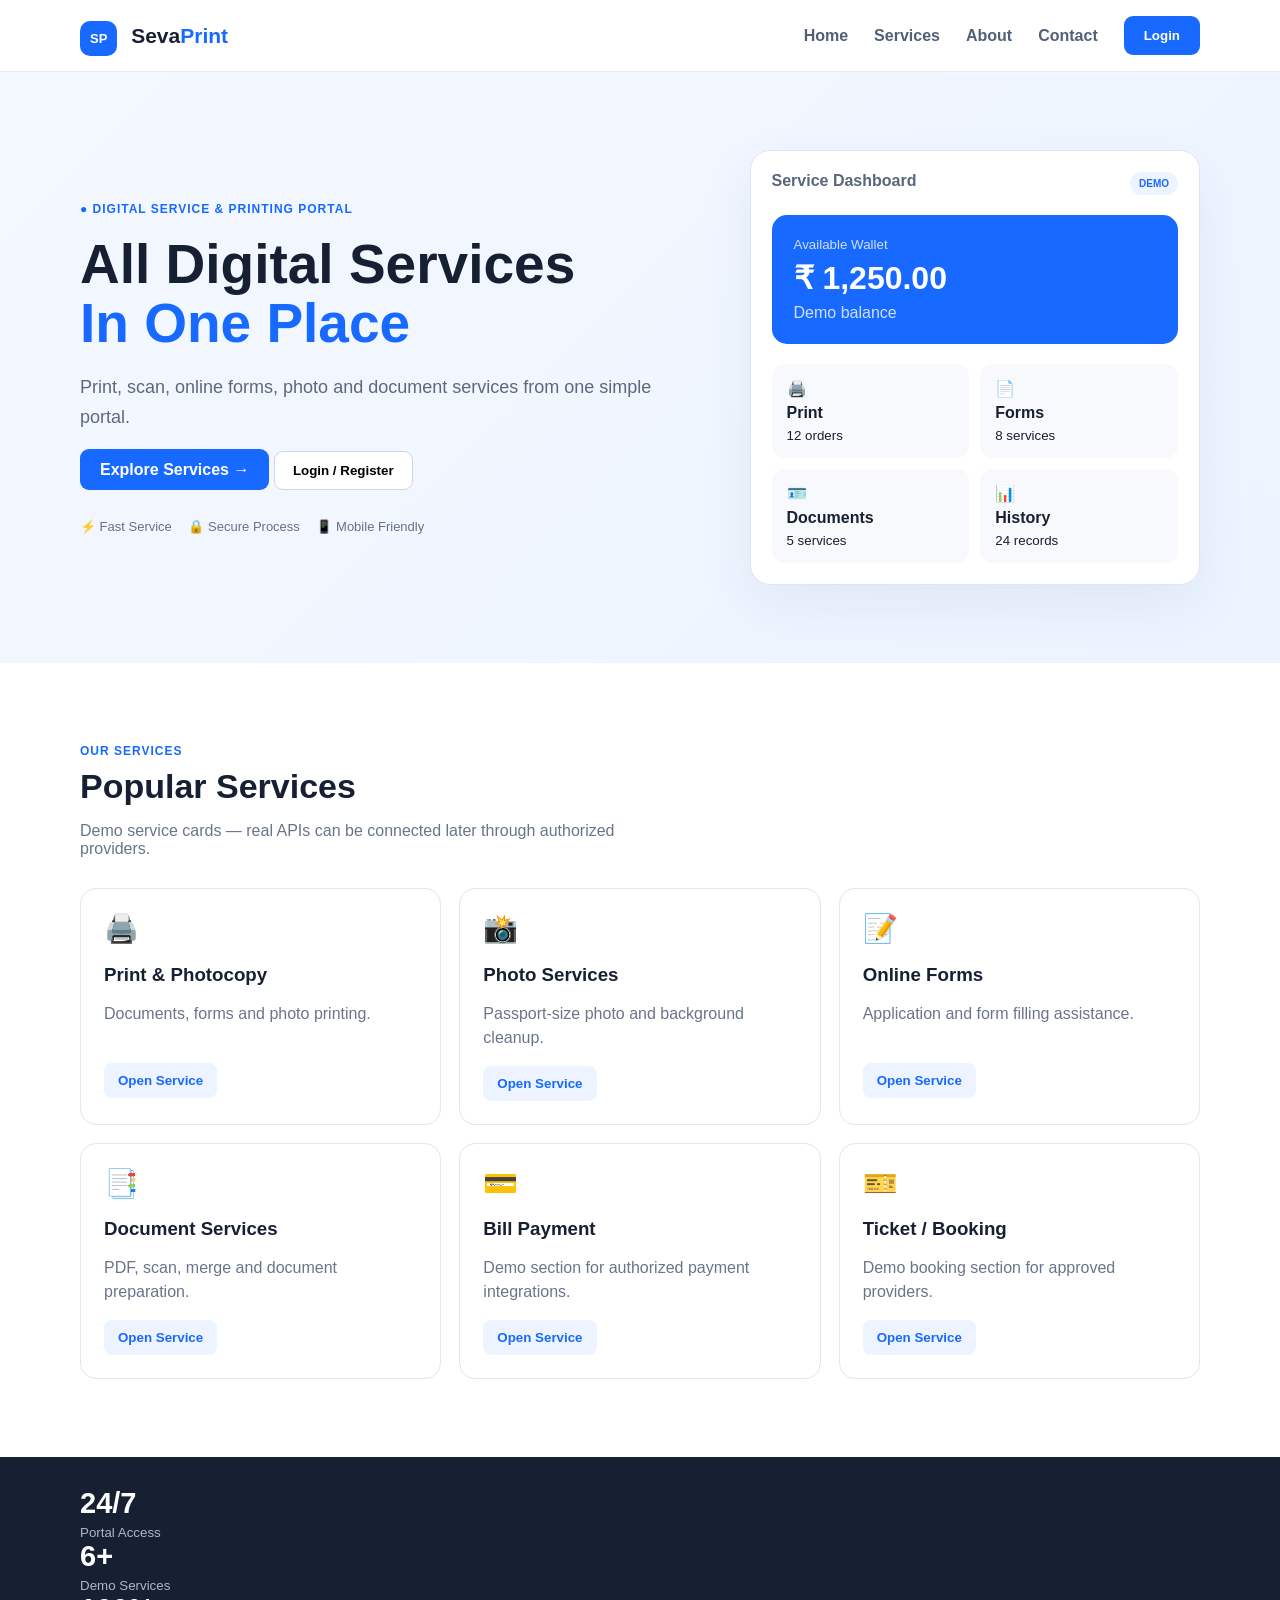
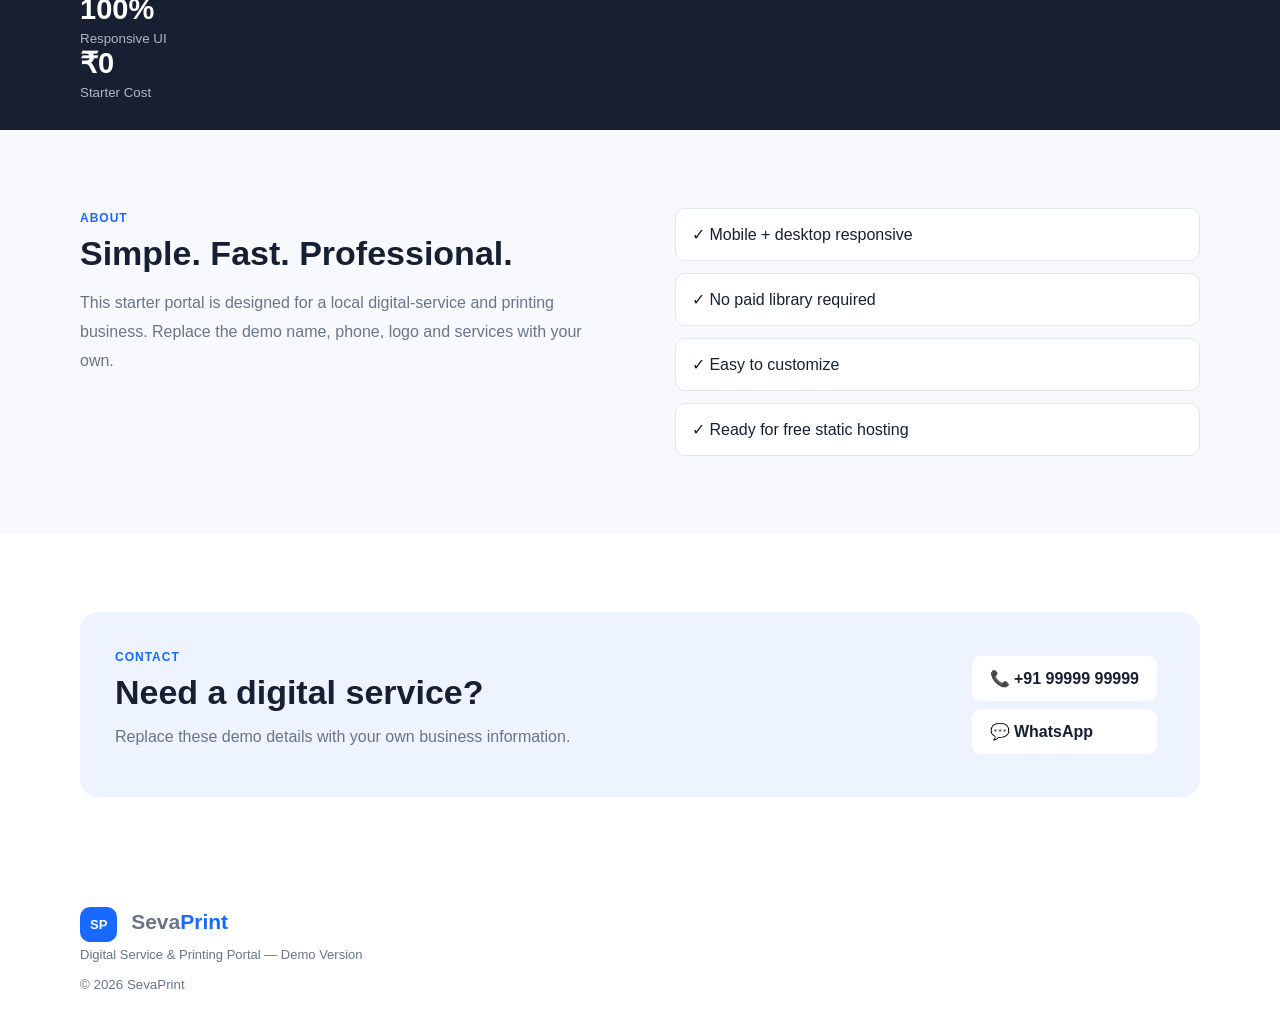
<file: index.html>
<!doctype html><html><head><meta charset="utf-8"><meta name="viewport" content="width=device-width,initial-scale=1"><title>SevaPrint | Digital Service Portal</title><link rel="stylesheet" href="style.css"></head><body>
<header><div class="nav"><b class="brand"><i>SP</i> Seva<span>Print</span></b><button class="hamb" onclick="document.querySelector('nav').classList.toggle('open')">☰</button><nav><a href="#home">Home</a><a href="#services">Services</a><a href="#about">About</a><a href="#contact">Contact</a><button onclick="login()">Login</button></nav></div></header>
<section id="home" class="hero"><div class="wrap grid"><div><small class="tag">● DIGITAL SERVICE & PRINTING PORTAL</small><h1>All Digital Services<br><em>In One Place</em></h1><p>Print, scan, online forms, photo and document services from one simple portal.</p><a class="primary" href="#services">Explore Services →</a> <button class="secondary" onclick="login()">Login / Register</button><div class="trust">⚡ Fast Service　 🔒 Secure Process　 📱 Mobile Friendly</div></div><div class="dash"><div class="dashhead">Service Dashboard <b>DEMO</b></div><div class="wallet"><small>Available Wallet</small><strong>₹ 1,250.00</strong><span>Demo balance</span></div><div class="mini"><div>🖨️<b>Print</b><small>12 orders</small></div><div>📄<b>Forms</b><small>8 services</small></div><div>🪪<b>Documents</b><small>5 services</small></div><div>📊<b>History</b><small>24 records</small></div></div></div></div></section>
<section id="services" class="section"><div class="wrap"><small class="eyebrow">OUR SERVICES</small><h2>Popular Services</h2><p class="sub">Demo service cards — real APIs can be connected later through authorized providers.</p><div class="cards">
<div class="card"><b>🖨️</b><h3>Print & Photocopy</h3><p>Documents, forms and photo printing.</p><button onclick="demo('Print & Photocopy')">Open Service</button></div>
<div class="card"><b>📸</b><h3>Photo Services</h3><p>Passport-size photo and background cleanup.</p><button onclick="demo('Photo Services')">Open Service</button></div>
<div class="card"><b>📝</b><h3>Online Forms</h3><p>Application and form filling assistance.</p><button onclick="demo('Online Forms')">Open Service</button></div>
<div class="card"><b>📑</b><h3>Document Services</h3><p>PDF, scan, merge and document preparation.</p><button onclick="demo('Document Services')">Open Service</button></div>
<div class="card"><b>💳</b><h3>Bill Payment</h3><p>Demo section for authorized payment integrations.</p><button onclick="demo('Bill Payment')">Open Service</button></div>
<div class="card"><b>🎫</b><h3>Ticket / Booking</h3><p>Demo booking section for approved providers.</p><button onclick="demo('Ticket / Booking')">Open Service</button></div>
</div></div></section>
<section class="stats"><div class="wrap statsin"><div><b>24/7</b><small>Portal Access</small></div><div><b>6+</b><small>Demo Services</small></div><div><b>100%</b><small>Responsive UI</small></div><div><b>₹0</b><small>Starter Cost</small></div></div></section>
<section id="about" class="section pale"><div class="wrap about"><div><small class="eyebrow">ABOUT</small><h2>Simple. Fast. Professional.</h2><p>This starter portal is designed for a local digital-service and printing business. Replace the demo name, phone, logo and services with your own.</p></div><div class="checks"><div>✓ Mobile + desktop responsive</div><div>✓ No paid library required</div><div>✓ Easy to customize</div><div>✓ Ready for free static hosting</div></div></div></section>
<section id="contact" class="section"><div class="wrap contact"><div><small class="eyebrow">CONTACT</small><h2>Need a digital service?</h2><p>Replace these demo details with your own business information.</p></div><div><a class="contactbtn" href="tel:+919999999999">📞 +91 99999 99999</a><a class="contactbtn" href="https://wa.me/919999999999">💬 WhatsApp</a></div></div></section>
<footer><div class="wrap"><b class="brand"><i>SP</i> Seva<span>Print</span></b><p>Digital Service & Printing Portal — Demo Version</p><small>© 2026 SevaPrint</small></div></footer>
<div id="modal"><div class="modalbox"><button class="x" onclick="closeLogin()">×</button><h2>Login</h2><input placeholder="Mobile / Email"><input type="password" placeholder="Password"><button class="primary full" onclick="alert('Demo login only — backend not connected.')">Continue</button></div></div>
<script src="script.js"></script></body></html>
</file>
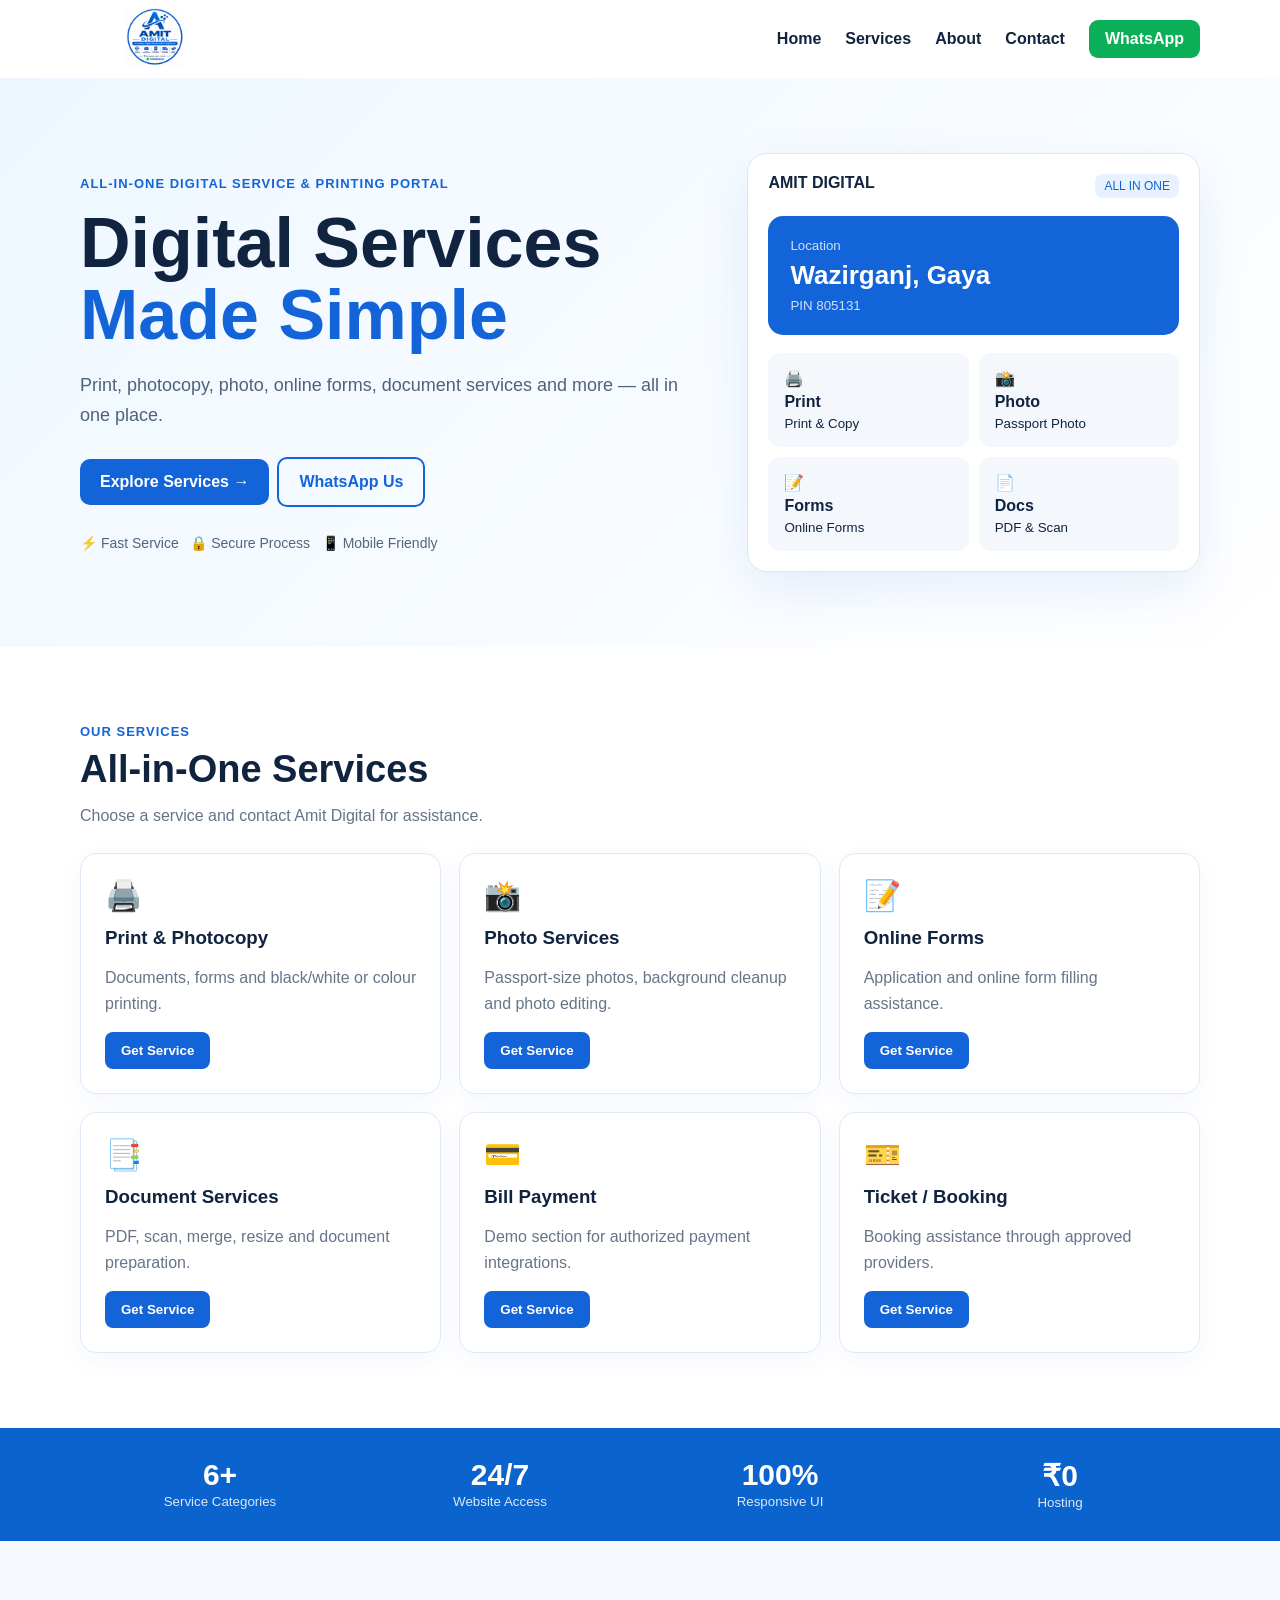
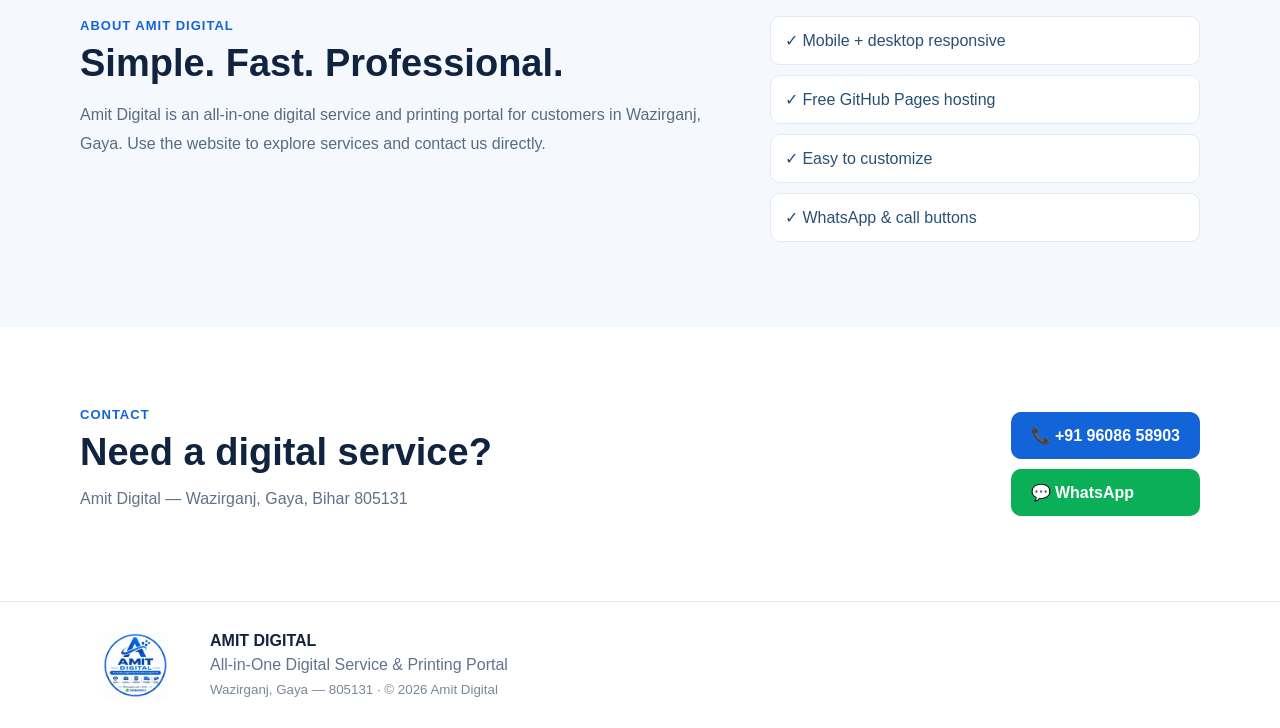
<file: Amit_Digital_All_In_One_Website/index.html>
<!doctype html><html lang="en"><head><meta charset="utf-8"><meta name="viewport" content="width=device-width,initial-scale=1"><title>Amit Digital | All-in-One Digital Service</title><link rel="stylesheet" href="style.css"></head><body>
<header><div class="wrap nav"><a class="brand" href="#home"><img src="assets/amit-digital-logo.png" alt="Amit Digital"></a><button class="hamb" onclick="document.querySelector('nav').classList.toggle('open')">☰</button><nav><a href="#home">Home</a><a href="#services">Services</a><a href="#about">About</a><a href="#contact">Contact</a><a class="wa" href="https://wa.me/919608658903" target="_blank">WhatsApp</a></nav></div></header>
<section id="home" class="hero"><div class="wrap hero-grid"><div><span class="tag">ALL-IN-ONE DIGITAL SERVICE & PRINTING PORTAL</span><h1>Digital Services<br><em>Made Simple</em></h1><p>Print, photocopy, photo, online forms, document services and more — all in one place.</p><a class="btn primary" href="#services">Explore Services →</a><a class="btn secondary" href="https://wa.me/919608658903?text=Hello%20Amit%20Digital%2C%20I%20need%20a%20service." target="_blank">WhatsApp Us</a><div class="trust">⚡ Fast Service &nbsp; 🔒 Secure Process &nbsp; 📱 Mobile Friendly</div></div><div class="panel"><div class="panel-top"><b>AMIT DIGITAL</b><span>ALL IN ONE</span></div><div class="location"><small>Location</small><strong>Wazirganj, Gaya</strong><small>PIN 805131</small></div><div class="mini"><div>🖨️<b>Print</b><small>Print & Copy</small></div><div>📸<b>Photo</b><small>Passport Photo</small></div><div>📝<b>Forms</b><small>Online Forms</small></div><div>📄<b>Docs</b><small>PDF & Scan</small></div></div></div></div></section>
<section id="services" class="section"><div class="wrap"><span class="eyebrow">OUR SERVICES</span><h2>All-in-One Services</h2><p class="sub">Choose a service and contact Amit Digital for assistance.</p><div class="cards">
<div class="card"><i>🖨️</i><h3>Print & Photocopy</h3><p>Documents, forms and black/white or colour printing.</p><button onclick="demo('Print & Photocopy')">Get Service</button></div>
<div class="card"><i>📸</i><h3>Photo Services</h3><p>Passport-size photos, background cleanup and photo editing.</p><button onclick="demo('Photo Services')">Get Service</button></div>
<div class="card"><i>📝</i><h3>Online Forms</h3><p>Application and online form filling assistance.</p><button onclick="demo('Online Forms')">Get Service</button></div>
<div class="card"><i>📑</i><h3>Document Services</h3><p>PDF, scan, merge, resize and document preparation.</p><button onclick="demo('Document Services')">Get Service</button></div>
<div class="card"><i>💳</i><h3>Bill Payment</h3><p>Demo section for authorized payment integrations.</p><button onclick="demo('Bill Payment')">Get Service</button></div>
<div class="card"><i>🎫</i><h3>Ticket / Booking</h3><p>Booking assistance through approved providers.</p><button onclick="demo('Ticket / Booking')">Get Service</button></div></div></div></section>
<section class="stats"><div class="wrap stats-grid"><div><b>6+</b><small>Service Categories</small></div><div><b>24/7</b><small>Website Access</small></div><div><b>100%</b><small>Responsive UI</small></div><div><b>₹0</b><small>Hosting</small></div></div></section>
<section id="about" class="section pale"><div class="wrap about"><div><span class="eyebrow">ABOUT AMIT DIGITAL</span><h2>Simple. Fast. Professional.</h2><p>Amit Digital is an all-in-one digital service and printing portal for customers in Wazirganj, Gaya. Use the website to explore services and contact us directly.</p></div><div class="checks"><div>✓ Mobile + desktop responsive</div><div>✓ Free GitHub Pages hosting</div><div>✓ Easy to customize</div><div>✓ WhatsApp & call buttons</div></div></div></section>
<section id="contact" class="section"><div class="wrap contact"><div><span class="eyebrow">CONTACT</span><h2>Need a digital service?</h2><p>Amit Digital — Wazirganj, Gaya, Bihar 805131</p></div><div><a class="contact-btn" href="tel:+919608658903">📞 +91 96086 58903</a><a class="contact-btn green" href="https://wa.me/919608658903?text=Hello%20Amit%20Digital%2C%20I%20need%20a%20service." target="_blank">💬 WhatsApp</a></div></div></section>
<footer><div class="wrap foot"><img src="assets/amit-digital-logo.png" alt="Amit Digital"><div><b>AMIT DIGITAL</b><p>All-in-One Digital Service & Printing Portal</p><small>Wazirganj, Gaya — 805131 · © 2026 Amit Digital</small></div></div></footer><script src="script.js"></script></body></html>
</file>
<file: style.css>
*{box-sizing:border-box}html{scroll-behavior:smooth}body{margin:0;font-family:Arial,sans-serif;color:#172033}a{text-decoration:none;color:inherit}.wrap{width:min(1120px,92%);margin:auto}header{height:72px;border-bottom:1px solid #e7ebf2;background:white;position:sticky;top:0;z-index:10}.nav{height:100%;width:min(1120px,92%);margin:auto;display:flex;align-items:center;justify-content:space-between}.brand{font-size:21px}.brand i{font-style:normal;background:#1769ff;color:#fff;border-radius:10px;padding:10px;font-size:13px;margin-right:8px}.brand span{color:#1769ff}nav{display:flex;align-items:center;gap:26px;font-weight:bold;color:#526077}nav button,.primary{background:#1769ff;color:#fff;border:0;border-radius:9px;padding:12px 20px;font-weight:bold;cursor:pointer}.hamb{display:none;background:none;border:0;font-size:25px}.hero{padding:78px 0;background:linear-gradient(135deg,#f4f8ff,#edf4ff)}.grid{display:grid;grid-template-columns:1.15fr .85fr;gap:60px;align-items:center}.tag,.eyebrow{font-size:12px;color:#1769ff;font-weight:bold;letter-spacing:1px}.hero h1{font-size:55px;line-height:1.08;margin:18px 0}.hero h1 em{font-style:normal;color:#1769ff}.hero p{font-size:18px;color:#5d687d;line-height:1.7}.secondary{padding:11px 18px;border:1px solid #ccd6e7;background:#fff;border-radius:9px;font-weight:bold;cursor:pointer}.trust{margin-top:28px;color:#657188;font-size:13px}.dash{background:#fff;border:1px solid #e0e6ef;border-radius:20px;padding:21px;box-shadow:0 20px 55px #183d7b12}.dashhead{display:flex;justify-content:space-between;font-weight:bold;color:#59667c}.dashhead b{font-size:10px;color:#1769ff;background:#edf4ff;padding:6px 9px;border-radius:20px}.wallet{background:#1769ff;color:#fff;padding:22px;border-radius:15px;margin:20px 0}.wallet small,.wallet span{display:block;opacity:.8}.wallet strong{font-size:32px;display:block;margin:7px 0}.mini{display:grid;grid-template-columns:1fr 1fr;gap:11px}.mini div{background:#f7f9fc;padding:15px;border-radius:12px}.mini b,.mini small{display:block;margin-top:6px}.section{padding:78px 0}.section h2{font-size:34px;margin:8px 0}.sub{color:#69758a;max-width:600px}.cards{display:grid;grid-template-columns:repeat(3,1fr);gap:18px;margin-top:30px}.card{border:1px solid #e1e6ef;border-radius:16px;padding:23px}.card>b{font-size:28px}.card h3{margin-bottom:8px}.card p{color:#69758a;line-height:1.5;min-height:45px}.card button{border:0;background:#edf4ff;color:#1769ff;border-radius:8px;padding:10px 14px;font-weight:bold;cursor:pointer}.stats{background:#172033;color:white;padding:30px 0}..statsin{display:grid;grid-template-columns:repeat(4,1fr);text-align:center}.stats b,.stats small{display:block}.stats b{font-size:29px}.stats small{color:#aeb7c8;margin-top:5px}.pale{background:#f7f9fc}.about{display:grid;grid-template-columns:1fr 1fr;gap:70px}.about p{color:#69758a;line-height:1.8}.checks{display:grid;gap:12px;align-content:center}.checks div{background:white;padding:16px;border:1px solid #e1e6ef;border-radius:10px}.contact{background:#edf4ff;border-radius:18px;padding:35px;display:flex;justify-content:space-between;align-items:center}.contact p{color:#68748a}.contactbtn{display:block;background:#fff;padding:13px 18px;border-radius:9px;margin:8px;font-weight:bold}footer{padding:35px 0;color:#68748a}footer p{font-size:13px}#modal{display:none;position:fixed;inset:0;background:#10182799;z-index:30;align-items:center;justify-content:center}.modalbox{background:white;width:min(390px,90%);padding:30px;border-radius:16px;position:relative}.modalbox input{width:100%;padding:13px;margin:6px 0;border:1px solid #d8dfeb;border-radius:8px}.x{position:absolute;right:14px;top:8px;border:0;background:none;font-size:28px}.full{width:100%;margin-top:8px}@media(max-width:800px){nav{display:none;position:absolute;top:72px;left:0;right:0;background:#fff;padding:20px;flex-direction:column;border-bottom:1px solid #ddd}nav.open{display:flex}.hamb{display:block}.grid,.about{grid-template-columns:1fr}.hero h1{font-size:42px}.cards{grid-template-columns:1fr 1fr}.statsin{grid-template-columns:1fr 1fr;gap:22px}.contact{display:block}}@media(max-width:520px){.cards{grid-template-columns:1fr}.hero h1{font-size:36px}.hero{padding:55px 0}}
</file>
<file: Amit_Digital_All_In_One_Website/style.css>
*{box-sizing:border-box}html{scroll-behavior:smooth}body{margin:0;font-family:Arial,Helvetica,sans-serif;color:#10233f;background:#fff}a{text-decoration:none;color:inherit}.wrap{width:min(1120px,92%);margin:auto}.nav{min-height:78px;display:flex;align-items:center;justify-content:space-between;gap:20px}.brand img{width:150px;height:58px;object-fit:contain}.nav nav{display:flex;align-items:center;gap:24px;font-weight:700}.nav nav a:hover{color:#1264d8}.wa{background:#0aaf57;color:#fff!important;padding:10px 16px;border-radius:9px}.hamb{display:none;border:0;background:#1264d8;color:#fff;border-radius:8px;font-size:22px;padding:7px 10px}.hero{background:linear-gradient(135deg,#eef7ff,#fff);padding:75px 0}.hero-grid{display:grid;grid-template-columns:1.15fr .85fr;gap:55px;align-items:center}.tag,.eyebrow{color:#1264d8;font-weight:800;letter-spacing:1px;font-size:13px}.hero h1{font-size:clamp(42px,6vw,70px);line-height:1.03;margin:15px 0}.hero h1 em{color:#1264d8;font-style:normal}.hero p{font-size:18px;line-height:1.7;max-width:650px;color:#50627b}.btn{display:inline-block;padding:14px 20px;border-radius:10px;font-weight:800;margin:8px 8px 8px 0}.primary{background:#1264d8;color:#fff}.secondary{border:2px solid #1264d8;color:#1264d8}.trust{margin-top:20px;color:#52657d;font-size:14px}.panel{background:#fff;border:1px solid #dce8f5;border-radius:20px;padding:20px;box-shadow:0 18px 50px #0b63ce18}.panel-top{display:flex;justify-content:space-between}.panel-top span{background:#e8f2ff;color:#1264d8;padding:5px 9px;border-radius:8px;font-size:12px}.location{margin:18px 0;background:#1264d8;color:#fff;padding:22px;border-radius:15px}.location small,.location strong{display:block}.location small{opacity:.8}.location strong{font-size:26px;margin:7px 0}.mini{display:grid;grid-template-columns:1fr 1fr;gap:10px}.mini div{background:#f4f8fd;border-radius:12px;padding:16px}.mini b,.mini small{display:block;margin-top:5px}.section{padding:75px 0}.section h2{font-size:38px;margin:8px 0 12px}.sub{color:#65748a}.cards{display:grid;grid-template-columns:repeat(3,1fr);gap:18px;margin-top:28px}.card{border:1px solid #dfe9f5;border-radius:16px;padding:24px;background:#fff;box-shadow:0 8px 25px #0b63ce0d}.card i{font-size:30px;font-style:normal}.card h3{margin:14px 0 8px}.card p{color:#66758a;line-height:1.6;min-height:50px}.card button{border:0;background:#1264d8;color:#fff;padding:11px 16px;border-radius:8px;font-weight:700;cursor:pointer}.stats{background:#0b63ce;color:#fff;padding:30px 0}.stats-grid{display:grid;grid-template-columns:repeat(4,1fr);text-align:center}.stats b{display:block;font-size:30px}.stats small{opacity:.85}.pale{background:#f5f9fe}.about{display:grid;grid-template-columns:1.2fr .8fr;gap:45px}.about p{line-height:1.8;color:#596b82}.checks div{background:#fff;padding:14px;margin-bottom:10px;border-radius:10px;border:1px solid #e0eaf5;color:#285073}.contact{display:flex;justify-content:space-between;align-items:center;gap:30px}.contact p{color:#617189}.contact-btn{display:block;background:#1264d8;color:#fff;padding:14px 20px;border-radius:10px;margin:10px 0;font-weight:800}.green{background:#0aaf57}.foot{display:flex;align-items:center;gap:20px;padding:30px 0}.foot img{width:110px;height:65px;object-fit:contain}.foot p{margin:6px 0;color:#63738a}footer{border-top:1px solid #e2eaf3}.foot small{color:#7b8899}@media(max-width:800px){.hamb{display:block}.nav nav{display:none;position:absolute;top:78px;right:4%;background:#fff;border:1px solid #ddd;padding:18px;border-radius:12px;flex-direction:column;z-index:10}.nav nav.open{display:flex}.hero-grid,.about{grid-template-columns:1fr}.cards{grid-template-columns:1fr 1fr}.stats-grid{grid-template-columns:1fr 1fr;gap:20px}.contact{flex-direction:column;align-items:flex-start}}@media(max-width:520px){.cards{grid-template-columns:1fr}.hero{padding:50px 0}.section{padding:55px 0}.hero h1{font-size:44px}}
</file>
